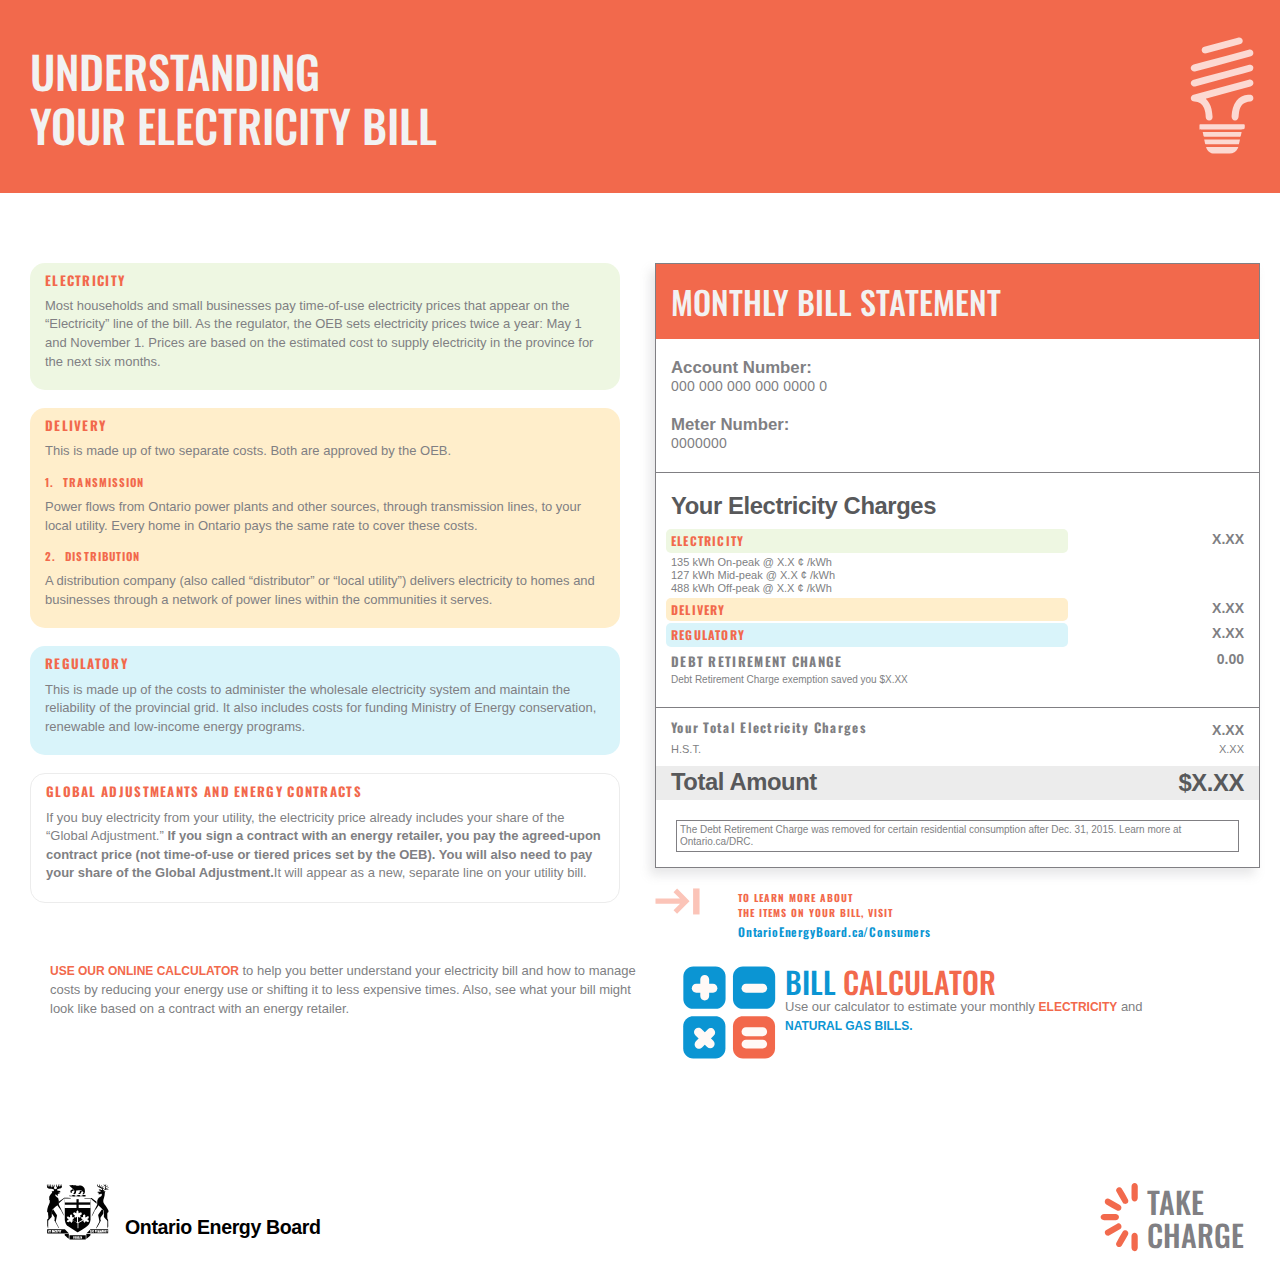
<file: index.html>
<!DOCTYPE html>
<html lang="en">

<head>
    <meta charset="utf-8">
    <meta http-equiv="X-UA-Compatible" content="IE=edge" />
    <meta name="viewport" content="width=device-width, initial-scale=1" />
    <!-- The above 3 meta tags *must* come first in the head; any other head content must come *after* these tags -->
    <title>UNDERSTANDING YOUR ELECTRICITY BILL</title>

    <!-- Bootstrap -->
    <link href="css/bootstrap.min.css" rel="stylesheet" />
    <!-- Custom CSS -->
    <link rel="stylesheet" href="css/styles.css" />

    <!-- HTML5 shim and Respond.js for IE8 support of HTML5 elements and media queries -->
    <!-- WARNING: Respond.js doesn't work if you view the page via file:// -->
    <!--[if lt IE 9]>
      <script src="https://oss.maxcdn.com/html5shiv/3.7.3/html5shiv.min.js"></script>
      <script src="https://oss.maxcdn.com/respond/1.4.2/respond.min.js"></script>
    <![endif]-->
</head>

<body>
    <header class="row">
        <h1 class="col-xs-12 col-sm-8 col-md-8 col-lg-8">Understanding<br>Your Electricity Bill</h1>
        <a href="pageTwo.html" class="col-xs-12 col-sm-4 col-md-4 col-lg-4"><img src="img/light.svg" onmouseover="this.src='img/blue-light.svg'" onmouseout="this.src='img/light.svg'" alt="Energy saving Light"></a>
    </header>

    <main>
        <!-- Left side of brochure -->
        <aside class="col-xs-12 col-sm-6 col-md-6 col-lg-6">
            <article>
                <!-- Electricity -->
                <h3>Electricity</h3>
                <p>Most households and small businesses pay time-of-use electricity prices that appear on the “Electricity”
                    line of the bill. As the regulator, the OEB sets electricity prices twice a year: May 1 and November
                    1. Prices are based on the estimated cost to supply electricity in the province for the next six months.</p>
            </article>
            <article>
                <!-- Delivery -->
                <h3>Delivery</h3>
                <p>This is made up of two separate costs. Both are approved by the OEB.</p>
                <h4>1. Transmission</h4>
                <p>Power flows from Ontario power plants and other sources, through transmission lines, to your local utility.
                    Every home in Ontario pays the same rate to cover these costs.</p>
                <h4>2. Distribution</h4>
                <p>A distribution company (also called “distributor” or “local utility”) delivers electricity to homes and businesses
                    through a network of power lines within the communities it serves.</p>
            </article>
            <article>
                <!-- Regulatory -->
                <h3>Regulatory</h3>
                <p>This is made up of the costs to administer the wholesale electricity system and maintain the reliability
                    of the provincial grid. It also includes costs for funding Ministry of Energy conservation, renewable
                    and low-income energy programs.</p>
            </article>
            <article>
                <!-- Global Adjustmeants -->
                <h3>Global Adjustmeants and Energy Contracts</h3>
                <p>If you buy electricity from your utility, the electricity price already includes your share of the “Global
                    Adjustment.” <strong>If you sign a contract with an energy retailer, you pay the agreed-upon contract price (not time-of-use or tiered prices set by the OEB). You will also need to pay your share of the Global Adjustment.</strong>It will appear as a new, separate line on your utility bill.</p>
            </article>
        </aside>

        <!-- Right side of brochure -->
        <aside class="col-xs-12 col-sm-6 col-md-6 col-lg-6">

            <!-- Monthly Bill Statment -->
            <section class="col-xs-12 col-sm-12 col-md-12 col-lg-12">
                <h2>Monthly Bill Statement</h2>

                <!-- Account/Meter Numbers -->
                <section class="row">
                    <h5>Account Number:</h5>
                    <p>000 000 000 000 0000 0</p>
                    <h5>Meter Number:</h5>
                    <p>0000000</p>
                </section>

                <!-- Electricity Charges -->
                <section class="row">
                    <h6>Your Electricity Charges</h6>

                    <!-- Electricty -->
                    <section>
                        <article class="row">
                            <h3 class="col-xs-8 col-sm-8 col-md-8 col-lg-8">Electricity</h3>
                            <strong class="col-xs-4 col-sm-4 col-md-4 col-lg-4">X.XX</strong>
                        </article>
                        <ul class="col-xs-12 col-sm-12 col-md-12 col-lg-12">
                            <li>135 kWh On-peak @ X.X ¢ /kWh</li>
                            <li>127 kWh Mid-peak @ X.X ¢ /kWh</li>
                            <li>488 kWh Off-peak @ X.X ¢ /kWh</li>
                        </ul>
                    </section>

                    <!-- Delivery -->
                    <article class="row">
                        <h3 class="col-xs-8 col-sm-8 col-md-8 col-lg-8">Delivery</h3>
                        <strong class="col-xs-4 col-sm-4 col-md-4 col-lg-4">X.XX</strong>
                    </article>

                    <!-- Regulatory -->
                    <article class="row">
                        <h3 class="col-xs-8 col-sm-8 col-md-8 col-lg-8">Regulatory</h3>
                        <strong class="col-xs-4 col-sm-4 col-md-4 col-lg-4">X.XX</strong>
                    </article>

                    <!-- Debt Retirement Change -->
                    <article class="row">
                        <h3 class="col-xs-8 col-sm-8 col-md-8 col-lg-8">Debt Retirement Change</h3>
                        <strong class="col-xs-4 col-sm-4 col-md-4 col-lg-4">0.00</strong>
                        <small class="col-xs-12 col-sm-12 col-md-12 col-lg-12">Debt Retirement Charge exemption saved you $X.XX</small>
                    </article>
                </section>

                <!-- Total Section -->
                <section class="row">

                    <!-- Subtotal/HST -->
                    <section class="row">
                        <article>
                            <h3 class="col-xs-8 col-sm-8 col-md-8 col-lg-8">Your Total Electricity Charges</h3>
                            <strong class="col-xs-4 col-sm-4 col-md-4 col-lg-4">X.XX</strong>
                        </article>
                        <p class="col-xs-10 col-sm-10">H.S.T.</p>
                        <p class="col-xs-2 col-sm-2">X.XX</p>
                    </section>

                    <!-- Total -->
                    <section class="row">
                        <h6 class="col-xs-9 col-sm-9 col-md-9 col-lg-9">Total Amount</h6>
                        <strong class="col-xs-3 col-sm-3 col-md-3 col-lg-3">$X.XX</strong>
                    </section>

                    <!-- Small Print -->
                    <section>
                        <p>The Debt Retirement Charge was removed for certain residential consumption after Dec. 31, 2015. Learn more at Ontario.ca/DRC.</p>
                    </section>

                </section>
            </section>

            <!-- Learn More -->
            <section class="row">
                <a href="http://ontarioenergyboard.ca/consumers" class="col-xs-2 col-sm-2 col-md-2 col-lg-2"><img src="img/arrow-icon.svg" alt="Arrow Icon"></a>
                <article class="col-xs-10 col-sm-10">
                    <h4>To Learn More About <br>The Items On Your Bill, Visit</h4>
                    <a href="http://ontarioenergyboard.ca/consumers">OntarioEnergyBoard.ca/Consumers</a>
                </article>
            </section>
        </aside>

        <!-- Calculator Section -->
        <section class="col-xs-12 col-sm-12 col-md-12 col-lg-12">

            <!-- Left side -->
            <p class="col-xs-12 col-sm-6 col-md-6 col-lg-6"><strong>Use our online calculator</strong> to help you better understand your electricity bill and how to manage costs by reducing your energy use or shifting it to less expensive times. Also, see what your bill might look like based on a contract with an energy retailer.</p>

            <!-- Right side -->
            <section class="col-xs-12 col-sm-6 col-md-6 col-lg-6">
                <img src="img/calculator.svg" alt="Calculator" class="col-xs-4 col-sm-4 col-md-4 col-lg-4">
                <article class="col-xs-8 col-sm-8 col-md-8 col-lg-8">
                    <h2><em>Bill</em> Calculator</h2>
                    <p>Use our calculator to estimate your monthly <strong>electricity</strong> and <em>NATURAL GAS BILLS.</em></p>
                </article>
            </section>
        </section>
    </main>

    <footer class="col-xs-12 col-sm-12 col-md-12 col-lg-12">
        <!-- Ontario Energy Board -->
        <section class="col-xs-8 col-sm-9 col-md-9 col-lg-10">
            <img src="img/oeb-logo.svg" alt="Ontario Energy Board Logo" class="col-xs-3 col-sm-2 col-md-2 col-lg-2">
            <h3 class="col-xs-9 col-sm-10 col-md-10 col-lg-10">Ontario Energy Board</h3>
        </section>

        <!-- Take Charge -->
        <section class="col-xs-4 col-sm-3 col-md-3 col-lg-2">
            <img src="img/orange-star.svg" alt="Star">
            <h2>Take<br>Charge</h2>
        </section>

    </footer>

    <!-- jQuery (necessary for Bootstrap's JavaScript plugins) -->
    <script src="https://ajax.googleapis.com/ajax/libs/jquery/1.12.4/jquery.min.js"></script>
    <!-- Include all compiled plugins (below), or include individual files as needed -->
    <script src="js/bootstrap.min.js"></script>
    <!-- Custom JS -->
    <script src="js/scripts.js"></script>
</body>
</html>
</file>
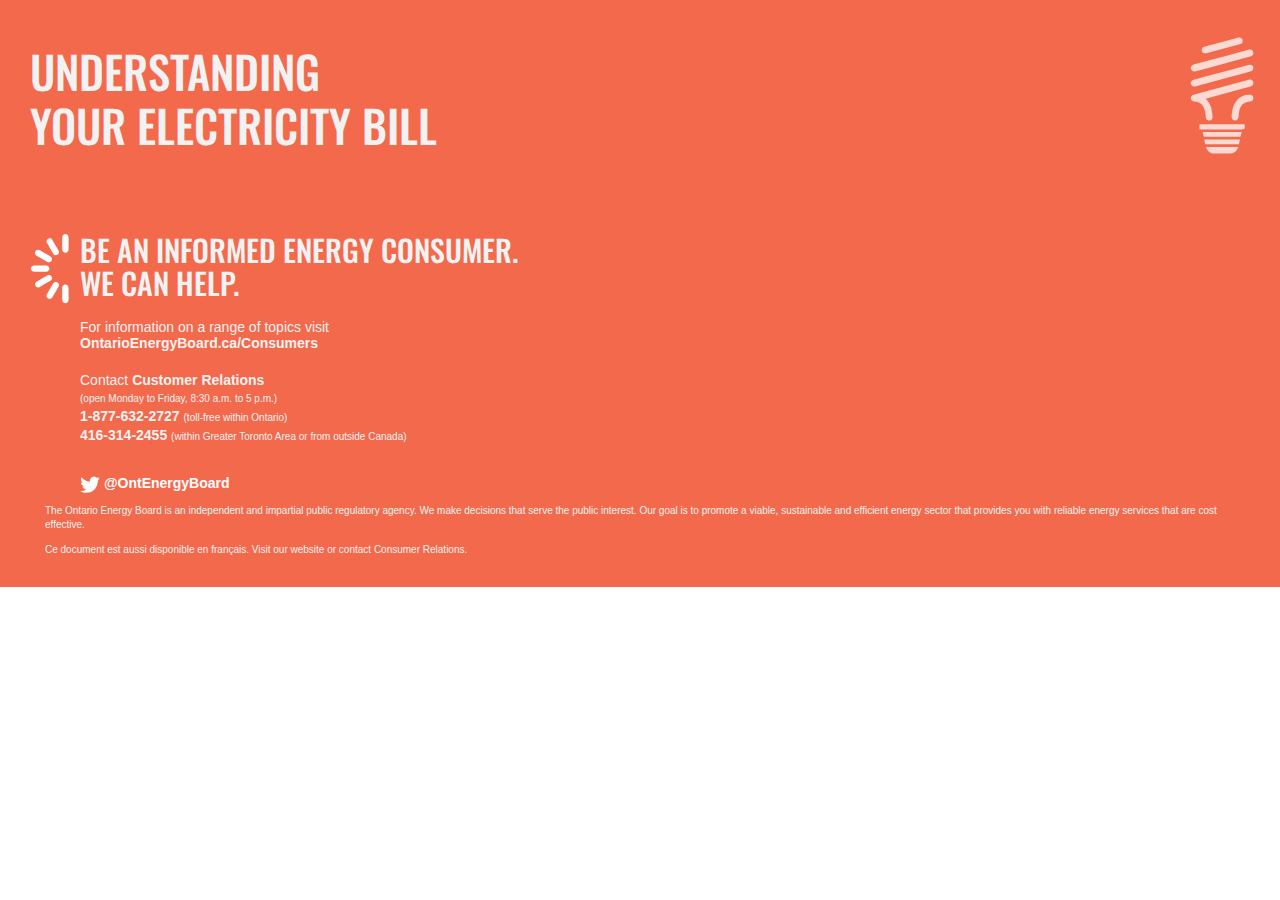
<file: pageTwo.html>
<!DOCTYPE html>
<html lang="en">
  <head>
    <meta charset="utf-8">
    <meta http-equiv="X-UA-Compatible" content="IE=edge">
    <meta name="viewport" content="width=device-width, initial-scale=1">
    <!-- The above 3 meta tags *must* come first in the head; any other head content must come *after* these tags -->
    <title>UNDERSTANDING YOUR ELECTRICITY BILL</title>

    <!-- Bootstrap -->
    <link href="css/bootstrap.min.css" rel="stylesheet">
    <!-- Custom CSS -->
    <link rel="stylesheet" href="css/stylesP2.css" />

    <!-- HTML5 shim and Respond.js for IE8 support of HTML5 elements and media queries -->
    <!-- WARNING: Respond.js doesn't work if you view the page via file:// -->
    <!--[if lt IE 9]>
      <script src="https://oss.maxcdn.com/html5shiv/3.7.3/html5shiv.min.js"></script>
      <script src="https://oss.maxcdn.com/respond/1.4.2/respond.min.js"></script>
    <![endif]-->
  </head>
  <body>
    <header class="row">
        <h1 class="col-xs-12 col-sm-8 col-md-8 col-lg-8">Understanding<br>Your Electricity Bill</h1>
        <a href="index.html" class="col-xs-12 col-sm-4 col-md-4 col-lg-4"><img src="img/light.svg" onmouseover="this.src='img/blue-light.svg'" onmouseout="this.src='img/light.svg'" alt="Energy saving Light"></a>

        <!-- Be an informed energy consumer -->
        <section class="col-xs-12 col-sm-12 col-md-12 col-lg-12">
            <img src="img/white-star.svg" alt="Star">
            <h2>BE AN INFORMED ENERGY CONSUMER.<br>WE CAN HELP.</h2>
        </section>

        <!-- For Information -->
        <section class="col-xs-12 col-sm-12 col-md-12 col-lg-12">
            <p>For information on a range of topics visit</p>
            <strong>OntarioEnergyBoard.ca/Consumers </strong>
        </section>

        <!-- For Information -->
        <section class="col-xs-12 col-sm-12 col-md-12 col-lg-12">
            <p>Contact <em>Customer Relations</em></p>
            <small>(open Monday to Friday, 8:30 a.m. to 5 p.m.)</small>
            <p><em>1-877-632-2727</em> <small>(toll-free within Ontario)</small></p>
            <p><em>416-314-2455</em> <small>(within Greater Toronto Area or from outside Canada)</small></p>
        </section>

        <!-- For Information -->
        <section class="col-xs-12 col-sm-12 col-md-12 col-lg-12">
            <a href="#">
                <img src="img/twitter-icon.svg" alt="Twitter Icon">
                <strong>@OntEnergyBoard</strong>
            </a>
        </section>

        <!-- Small Print -->
        <section class="col-xs-12 col-sm-12 col-md-12 col-lg-12">
            <small class="col-xs-12 col-sm-12 col-md-12 col-lg-12">The Ontario Energy Board is an independent and impartial public regulatory agency. We make decisions that serve the public interest. Our goal is to promote a viable, sustainable and efficient energy sector that provides you with reliable energy services that are cost effective. </small>
            <small class="col-xs-12 col-sm-12 col-md-12 col-lg-12">Ce document est aussi disponible en français. Visit our website or contact Consumer Relations.</small>
        </section>

    </header>

    <!-- jQuery (necessary for Bootstrap's JavaScript plugins) -->
    <script src="https://ajax.googleapis.com/ajax/libs/jquery/1.12.4/jquery.min.js"></script>
    <!-- Include all compiled plugins (below), or include individual files as needed -->
    <script src="js/bootstrap.min.js"></script>
  </body>
</html>
</file>
<file: css/styles.css>
/* Import fonts */
@import url('https://fonts.googleapis.com/css?family=Oswald');

/* base styles */
body {
    font-family: sans-serif;
    background-color: #fff;
    color: #807f83;
}

h1, 
h2, 
h3, 
h4, 
h5, 
h6 {
    text-transform: uppercase;
    font-family: 'Oswald', Arial, Helvetica, sans-serif;
}

ul {
    padding: 0 !important;
}

li { 
    list-style: none;
}

/* header styles */
header {
    color: #f2f2f2;
    background-color: #f2694c;
    padding: 25px 10px 30px 30px;
}

header > 
h1 {
    font-size: 3.2em;    
    line-height: 1.2em;
    padding: 0;
}

header > 
a {
    padding-top: 10px;
    padding-right: 30px !important;
    text-align: right;
}

header > 
a > 
img {
    height: 120px;
    margin: 0;
    padding: 0;
    text-align: center;
}

/* aside and article styles */
aside {
    padding-top: 70px;
}

aside > 
article {
    padding: 10px 15px 9px;
    border-radius: 15px;
    margin: 18px 5px 10px 15px;
    font-size: 13px;
}

aside > 
article:first-of-type {
    margin-top: 0px;
}

h3 {
    margin-top: 0;
    font-size: 13px;
    letter-spacing: 0.1em;
    color: #f2694c;
    font-weight: bold;
}

h4 {
    padding-top: 5px;
    font-size: 11px;
    letter-spacing: 0.1em;
    color: #f2694c;
    font-weight: bold;
    word-spacing: 5px;
}

/* Left side styles */
aside > 
article:first-of-type {
    background-color: #eef7e2;
}

aside > 
article:nth-of-type(2) {
    background-color: #ffeecb;
}

aside > 
article:nth-of-type(3) {
    background-color: #d9f4fa;
}

aside > 
article:nth-of-type(4) {
    border: 1.5px solid #ececec;
}

/* Right side styles */
aside:nth-of-type(2) {
    padding-right: 20px;
}

aside:nth-of-type(2) >
section:first-of-type {
    margin-bottom: 20px;
}

aside:nth-of-type(2) > 
section:first-of-type {
    border: 1px solid #807f83;
    box-shadow: -5px 7px 10px rgba(136,135,139,0.2);
    padding: 0;
}

aside:nth-of-type(2) > 
section > 
h2 {
    background-color: #f2694c;
    color: #f2f2f2;
    padding: 20px 15px; 
    margin: 0px;
    font-size: 2.3em;
}

aside:nth-of-type(2) > 
section > 
section {
    margin: 0;
    padding: 10px 15px;
}

aside:nth-of-type(2) > 
section > 
section  
h3 {
    margin-top: 0;
}

aside:nth-of-type(2) > 
section > 
section 
.row {
    margin-top: 10px;
}

aside:nth-of-type(2) > 
section > 
section:nth-of-type(2) 
h3 {
    margin: 0px -10px 0px 10px;
    padding: 5px;
    font-size: 12px;
    border-radius: 5px;
}

/* Account/Meter numbers */
aside:nth-of-type(2) > 
section > 
section:nth-of-type(1) {
    border-bottom: 1px solid #807f83;
}

aside:nth-of-type(2) > 
section > 
section:nth-of-type(1) > 
h5 {
    text-transform: capitalize;
    font-family: sans-serif;
    font-size: 1.2em;
    font-weight: 600;
    margin-bottom: 0;
}

aside:nth-of-type(2) > 
section > 
section:nth-of-type(1) > 
h5:nth-of-type(2) {
    margin-top: 20px;
}

aside:nth-of-type(2) > 
section > 
section:nth-of-type(1) > 
p {
    margin-top: 0;
    line-height: 1.3em;
    letter-spacing: 0.2px;
}

/* Electricity Charges */
aside:nth-of-type(2) > 
section > 
section:nth-of-type(2) > 
h6 {
    text-transform: capitalize;
    color: #58595b;
    font-weight: 600;
    font-family: sans-serif;
    font-size: 1.7em;
    letter-spacing: -0.4px;
    margin-bottom: 0;
}

aside:nth-of-type(2) > 
section > 
section:nth-of-type(2) > 
section > 
article > 
h3 {
    background-color: #eef7e2;
}

aside:nth-of-type(2) > 
section > 
section:nth-of-type(2) > 
article:first-of-type > 
h3 {
    background-color: #ffeecb;
}

aside:nth-of-type(2) > 
section > 
section:nth-of-type(2) > 
article:nth-of-type(2) > 
h3 {
    background-color: #d9f4fa;
}

aside:nth-of-type(2) > 
section > 
section:nth-of-type(2) > 
article:nth-of-type(3) > 
h3 {
    color: #807f83;
    font-size: 13px;
}

aside:nth-of-type(2) > 
section > 
section:nth-of-type(2) 
strong {
    text-align: right;
}

aside:nth-of-type(2) > 
section > 
section:nth-of-type(2) > 
section > 
ul {
    margin: 0;
}

aside:nth-of-type(2) > 
section > 
section:nth-of-type(2) > 
section > 
ul > 
li {
    font-size: 11px;
    line-height: 1.2em;
}

aside:nth-of-type(2) > 
section > 
section:nth-of-type(2) > 
section > 
ul > 
li:first-of-type {
    padding-top: 3px;
}

aside:nth-of-type(2) > 
section > 
section:nth-of-type(2) > 
section > 
ul > 
li:last-of-type {
    padding-bottom: 3px;
}

aside:nth-of-type(2) > 
section > 
section:nth-of-type(2) 
.row {
    margin-top: 2px;
}

aside:nth-of-type(2) > 
section > 
section:nth-of-type(2) 
.row:first-of-type {
    margin-top: 10px;
}

aside:nth-of-type(2) > 
section > 
section:nth-of-type(2) 
small {
    font-size: 10px;
}

aside:nth-of-type(2) > 
section > 
section:nth-of-type(2) {
    padding-bottom: 20px;
    border-bottom: 1px solid #807f83;
}

/* Total Section */
aside:nth-of-type(2) > 
section > 
section:nth-of-type(3) {
    padding-top: 2px;
    margin-top: 0;
}

aside:nth-of-type(2) > 
section > 
section:nth-of-type(3) > 
section:first-of-type > 
article > 
h3 {
    font-family: 'Oswald', Arial, Helvetica, sans-serif;
    text-transform: capitalize;
    color: #807f83;
    margin-bottom: 0;
}

aside:nth-of-type(2) > 
section > 
section:nth-of-type(3) > 
section:first-of-type > 
article > 
strong {
    text-align: right !important;
}

aside:nth-of-type(2) > 
section > 
section:nth-of-type(3) > 
section:first-of-type > 
p:first-of-type {
    font-size: 11px;
    line-height: 1.2em;
    padding-top: 3px;
}

aside:nth-of-type(2) > 
section > 
section:nth-of-type(3) > 
section:first-of-type > 
p:nth-of-type(2) {
    font-size: 11px;
    line-height: 1.2em;
    text-align: right;
    padding-top: 3px;
}

aside:nth-of-type(2) > 
section > 
section:nth-of-type(3) > 
section:nth-of-type(2) {
    margin-top: 0;
    background-color: #ececec;
    margin-bottom: 10px; 
}

aside:nth-of-type(2) > 
section > 
section:nth-of-type(3) > 
section:nth-of-type(2) > 
h6, 
aside:nth-of-type(2) > 
section > 
section:nth-of-type(3) > 
section:nth-of-type(2) > 
strong {
    text-transform: capitalize;
    color: #58595b;
    font-weight: 600;
    font-family: sans-serif;
    font-size: 1.7em;
    letter-spacing: -0.4px;
    margin-top: 0;
    margin-bottom: 0;;
}

aside:nth-of-type(2) > 
section > 
section:nth-of-type(3) > 
section:nth-of-type(2) > 
h6 {
    padding-top: 3px;
}

aside:nth-of-type(2) > 
section > 
section:nth-of-type(3) > 
section:nth-of-type(2) > 
strong {
    text-align: right;
}

aside:nth-of-type(2) > 
section > 
section:nth-of-type(3) > 
section:nth-of-type(3) {
    padding: 3px;
    margin: 20px 5px 5px;
    border: 1px solid #807f83;
}

aside:nth-of-type(2) > 
section > 
section:nth-of-type(3) > 
section:nth-of-type(3) >
p {
    font-size: 10px;
    line-height: 1.2em;
    margin: 0;
}

/* Learn More */
aside:nth-of-type(2) > 
section:nth-of-type(2) >
a {
    padding-right: 0;
}

aside:nth-of-type(2) > 
section:nth-of-type(2) >
a >
img {
    width: 45px;
}

aside:nth-of-type(2) > 
section:nth-of-type(2) >
article {
    margin-left: -8px;
    padding-left: 0;
}

aside:nth-of-type(2) > 
section:nth-of-type(2) >
article >
h4 {
    padding-top: 2px;
    margin-top: 0;
    padding-bottom: 2px;
    margin-bottom: 0;
    word-spacing: normal;
    font-size: 10px;
    line-height: 1.5em;
}

aside:nth-of-type(2) > 
section:nth-of-type(2) >
article >
a {
    font-family: 'Oswald', Arial, Helvetica, sans-serif;
    font-size: 12px;
    font-weight: 600;
    letter-spacing: 0.07em;
    color: #0B95D3;
}

/* Calculation Section */
main >
section {
    margin: 20px;
}

/* Left side */
main >
section >
p {
    font-size: 13px;
}

main >
section >
p >
strong {
    font-size: 12px;
    text-transform: uppercase;
    color: #f2694c;
}

/* Right side */
main >
section >
section >
img {
    padding: 0 !important;
    width: 110px !important;
}

main >
section >
section >
article {
    padding: 0px !important;
}

main >
section >
section >
article >
h2 {
    margin: 3px 0 0 0;
    color: #f2694c;
}

main >
section >
section >
article >
h2 >
em {
    font-style: normal;
    color: #0B95D3;
}

main >
section >
section >
article >
p {
    font-size: 13px;
}

main >
section >
section >
article >
p >
strong {
    font-size: 12px;
    text-transform: uppercase;
    color: #f2694c;
}

main >
section >
section >
article >
p >
em {
    font-size: 12px;
    font-style: normal;
    text-transform: uppercase;
    color: #0B95D3;
    font-weight: bold;
}

/* Footer Styles */
footer >
section {
    margin-top: 100px; 
}

footer >
section:first-of-type >
img {
   width: 80px; 
   padding-right: 0;
}

footer >
section:first-of-type >
h3 {
   text-transform: capitalize;
    color: #000;
    font-weight: 600;
    font-family: sans-serif;
    font-size: 1.4em;
    letter-spacing: -0.4px;
    margin-top: 35px;
}

footer >
section:nth-of-type(2) {
    padding-left: 40px; 
}

footer >
section:nth-of-type(2) >
img {
   float: left;
   height: 70px;
   width: 50px;
   padding-right: 5px;
}

footer >
section:nth-of-type(2) >
h2 {
  float: left; 
  padding: 0; 
  margin-top: 3px;
}
</file>
<file: css/stylesP2.css>
/* Import fonts */
@import url('https://fonts.googleapis.com/css?family=Oswald');

/* base styles */
body {
    font-family: sans-serif;
    background-color: #fff;
    color: #807f83;
}

h1, 
h2, 
h3, 
h4, 
h5, 
h6 {
    text-transform: uppercase;
    font-family: 'Oswald', Arial, Helvetica, sans-serif;
}

ul {
    padding: 0 !important;
}

li { 
    list-style: none;
}

/* header styles */
header {
    color: #f2f2f2;
    background-color: #f2694c;
    padding: 25px 10px 30px 30px;
}

a:hover {
    text-decoration: none;    
}

header > 
h1 {
    font-size: 3.2em;    
    line-height: 1.2em;
    padding: 0;
}

header > 
a {
    padding-top: 10px;
    padding-right: 30px !important;
    text-align: right;
}

header > 
a > 
img {
    height: 120px;
    margin: 0;
    padding: 0;
    text-align: center;
}

/* Be an informed energy consumer */
header >
section:first-of-type {
    margin-top: 70px;
}

header >
section:first-of-type >
img {
    width: 50px;
    float: left;
    padding-right: 10px;
}

header >
section:first-of-type >
h2 {
    float: left;
    margin-top: 0;
}

/* For Information and Contact */
header >
section:nth-of-type(2),
header >
section:nth-of-type(3) {
    margin: 10px 50px;
    line-height: 1.2em;
}

header >
section:nth-of-type(3) > 
p >
em {
    font-style: normal;
    font-weight: bold;
}

header >
section >
p {
    margin-bottom: 0;    
}

small {
    font-size: 10px;
}

/* Twitter contact */
header >
section:nth-of-type(4) >
a >
img {
    width: 20px;
}

header >
section:nth-of-type(4) {
    margin: 20px 50px 10px;
    line-height: 1.2em;
}

header >
section:nth-of-type(4) >
a {
    color: white;
}

/* Small Print */
header >
section:nth-of-type(5) >
small:nth-of-type(2) {
    margin-top: 10px;
}
</file>
